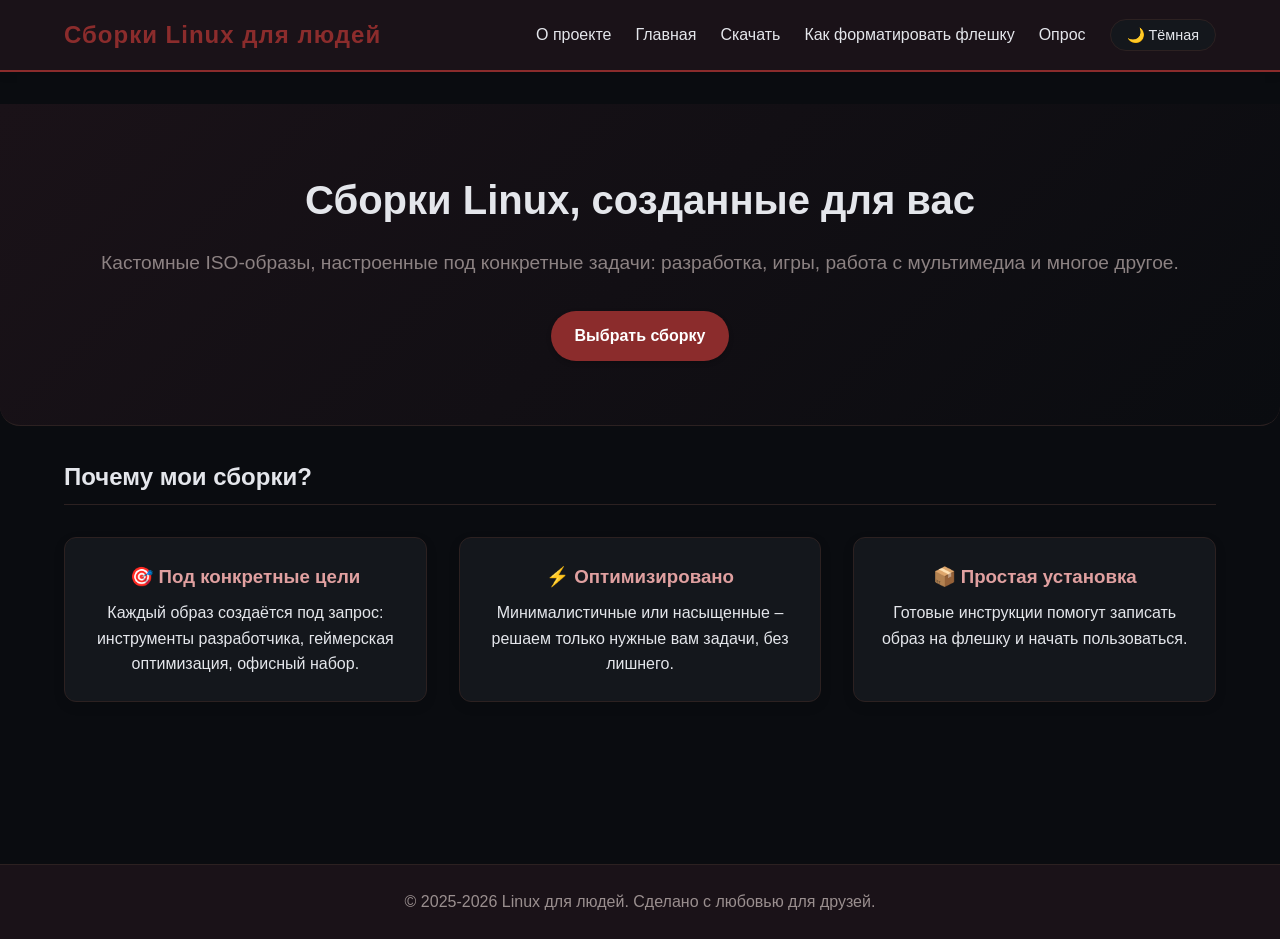
<file: index.html>
<!DOCTYPE html>
<html lang="ru">
<head>
    <link rel="icon" href="unnamed.png" type="image/x-icon">
    <meta charset="UTF-8">
    <meta name="viewport" content="width=device-width, initial-scale=1.0">
    <title>Linux для людей | Главная</title>
    <link rel="stylesheet" href="styles.css">
</head>
<body>
    <header>
        <nav>
            <div class="container nav-container">
                <a href="https://linux-for-people.tilda.ws/" class="logo">Сборки Linux для людей</a>
                <ul class="nav-links">
                    <li><a href="landing.html">О проекте</a></li>
                    <li><a href="index.html">Главная</a></li>
                    <li><a href="download.html">Скачать</a></li>
                    <li><a href="format.html">Как форматировать флешку</a></li>
                    <li><a href="survey.html">Опрос</a></li>
                    <li><button id="theme-switch" class="theme-toggle">🌙 Тёмная</button></li>
                </ul>
            </div>
        </nav>
    </header>

    <main>
        <section class="hero">
            <div class="container">
                <h1>Сборки Linux, созданные для вас</h1>
                <p>Кастомные ISO-образы, настроенные под конкретные задачи: разработка, игры, работа с мультимедиа и многое другое.</p>
                <a href="download.html" class="btn">Выбрать сборку</a>
            </div>
        </section>

        <section class="features">
            <div class="container">
                <h2>Почему мои сборки?</h2>
                <div class="features-grid">
                    <div class="feature-card">
                        <h3>🎯 Под конкретные цели</h3>
                        <p>Каждый образ создаётся под запрос: инструменты разработчика, геймерская оптимизация, офисный набор.</p>
                    </div>
                    <div class="feature-card">
                        <h3>⚡ Оптимизировано</h3>
                        <p>Минималистичные или насыщенные – решаем только нужные вам задачи, без лишнего.</p>
                    </div>
                    <div class="feature-card">
                        <h3>📦 Простая установка</h3>
                        <p>Готовые инструкции помогут записать образ на флешку и начать пользоваться.</p>
                    </div>
                </div>
            </div>
        </section>
    </main>

    <footer>
        <div class="container">
            <p>© 2025-2026 Linux для людей. Сделано с любовью для друзей.</p>
        </div>
    </footer>
    <script src="theme.js"></script>
</body>
</html>
</file>
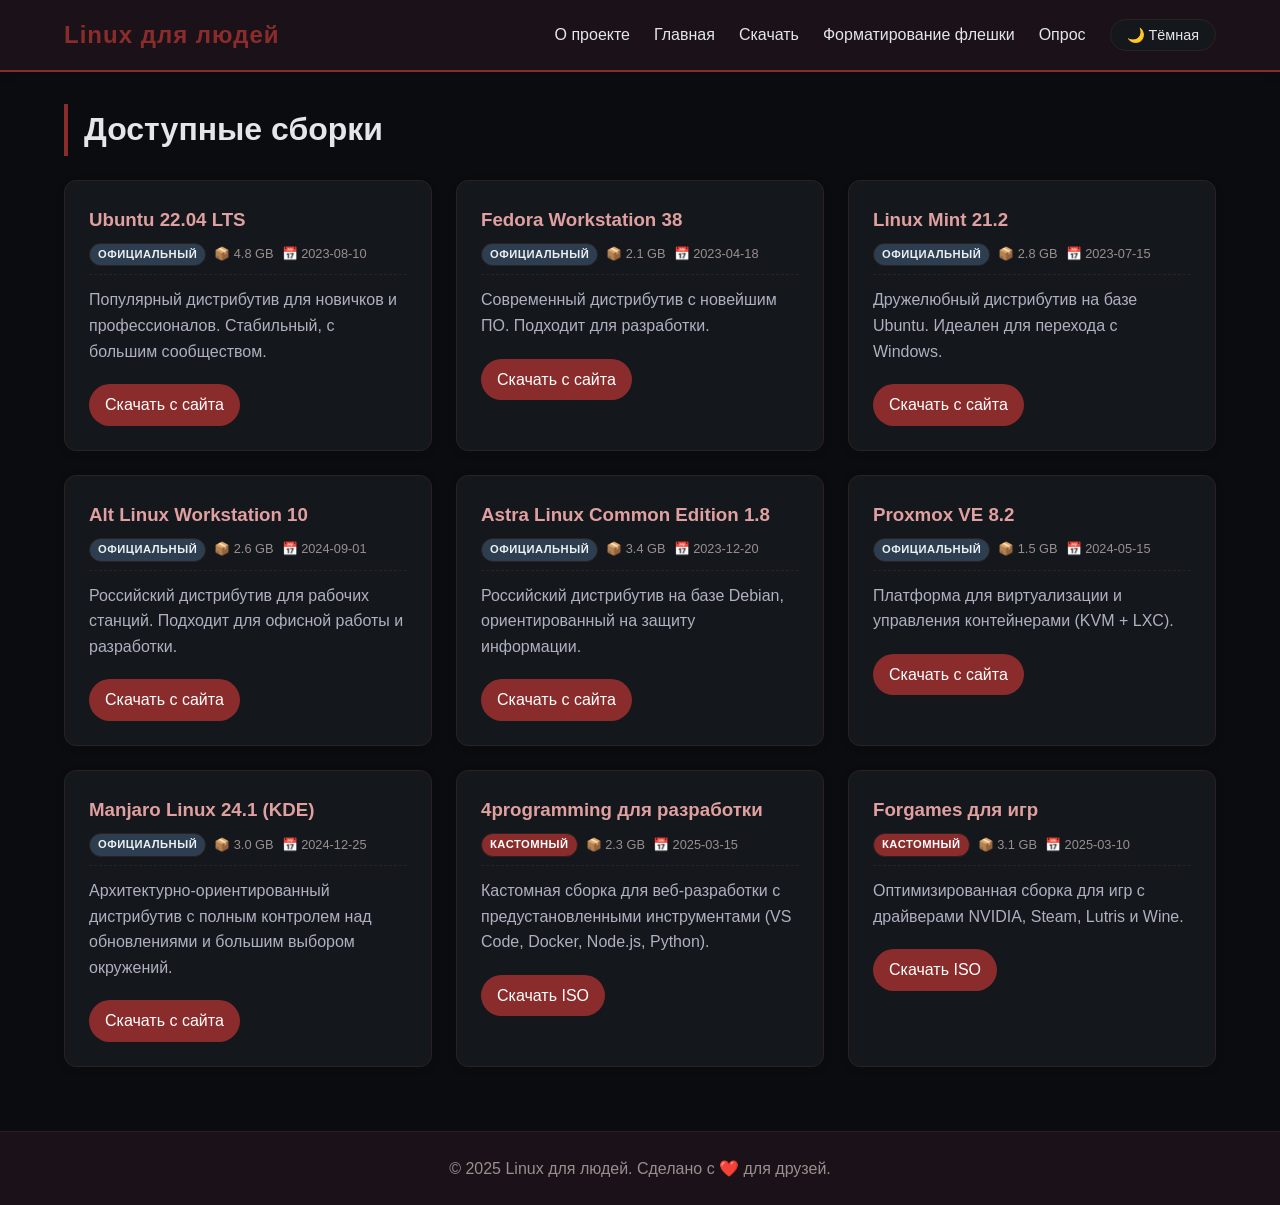
<file: download.html>
<!DOCTYPE html>
<html lang="ru">
<head>
    <link rel="icon" href="unnamed.png" type="image/x-icon">
    <meta charset="UTF-8">
    <meta name="viewport" content="width=device-width, initial-scale=1.0">
    <title>Скачать сборки | Linux для людей</title>
    <link rel="stylesheet" href="styles.css">
</head>
<body>
    <header>
        <nav>
            <div class="container nav-container">
                <a href="index.html" class="logo">Linux для людей</a>
                <ul class="nav-links">
                    <li><a href="landing.html">О проекте</a></li>
                    <li><a href="index.html">Главная</a></li>
                    <li><a href="download.html">Скачать</a></li>
                    <li><a href="format.html">Форматирование флешки</a></li>
                    <li><a href="survey.html">Опрос</a></li>
                    <li><button id="theme-switch" class="theme-toggle">🌙 Тёмная</button></li>
                </ul>
            </div>
        </nav>
    </header>

    <main>
        <div class="container">
            <h1>Доступные сборки</h1>
            <div class="iso-grid">
                <!-- ========== ОФИЦИАЛЬНЫЕ ДИСТРИБУТИВЫ ========== -->
                
                <!-- Карточка Ubuntu -->
                <div class="iso-card">
                    <h3>Ubuntu 22.04 LTS</h3>
                    <div class="meta">
                        <span class="badge official">Официальный</span>
                        <span>📦 4.8 GB</span>
                        <span>📅 2023-08-10</span>
                    </div>
                    <div class="description">Популярный дистрибутив для новичков и профессионалов. Стабильный, с большим сообществом.</div>
                    <!-- ЗАМЕНИТЕ ССЫЛКУ НА АКТУАЛЬНУЮ -->
                    <a href="https://ubuntu.com/download/desktop/thank-you?version=24.04.4&architecture=amd64&lts=true" class="download-link" target="_blank" rel="noopener noreferrer">Скачать с сайта</a>
                </div>
                
                <!-- Карточка Fedora -->
                <div class="iso-card">
                    <h3>Fedora Workstation 38</h3>
                    <div class="meta">
                        <span class="badge official">Официальный</span>
                        <span>📦 2.1 GB</span>
                        <span>📅 2023-04-18</span>
                    </div>
                    <div class="description">Современный дистрибутив с новейшим ПО. Подходит для разработки.</div>
                    <!-- ЗАМЕНИТЕ ССЫЛКУ НА АКТУАЛЬНУЮ -->
                    <a href="https://download.fedoraproject.org/pub/fedora/linux/releases/38/Workstation/x86_64/iso/Fedora-Workstation-Live-x86_64-38-1.6.iso" class="download-link" target="_blank" rel="noopener noreferrer">Скачать с сайта</a>
                </div>
                
                <!-- Карточка Linux Mint -->
                <div class="iso-card">
                    <h3>Linux Mint 21.2</h3>
                    <div class="meta">
                        <span class="badge official">Официальный</span>
                        <span>📦 2.8 GB</span>
                        <span>📅 2023-07-15</span>
                 </div>
                    <div class="description">Дружелюбный дистрибутив на базе Ubuntu. Идеален для перехода с Windows.</div>
                    <!-- ЗАМЕНИТЕ ССЫЛКУ НА АКТУАЛЬНУЮ -->
                    <a href="https://mirrors.kernel.org/linuxmint/stable/21.2/linuxmint-21.2-cinnamon-64bit.iso" class="download-link" target="_blank" rel="noopener noreferrer">Скачать с сайта</a>
</div>             
                    <!-- Карточка Alt Linux (на примере Alt Workstation 10) -->
                <div class="iso-card">
                    <h3>Alt Linux Workstation 10</h3>
                    <div class="meta">
                    <span class="badge official">Официальный</span>
                    <span>📦 2.6 GB</span>
                    <span>📅 2024-09-01</span>
                </div>
            <div class="description">Российский дистрибутив для рабочих станций. Подходит для офисной работы и разработки.</div>
            <a href="https://altlinux.org/alt-workstation/10" class="download-link" target="_blank" rel="noopener noreferrer">Скачать с сайта</a>
            </div>

<!-- Карточка Astra Linux (Common Edition) -->
            <div class="iso-card">
                <h3>Astra Linux Common Edition 1.8</h3>
                <div class="meta">
                    <span class="badge official">Официальный</span>
                    <span>📦 3.4 GB</span>
                    <span>📅 2023-12-20</span>
                </div>
                <div class="description">Российский дистрибутив на базе Debian, ориентированный на защиту информации.</div>
                <a href="https://astralinux.ru/download/" class="download-link" target="_blank" rel="noopener noreferrer">Скачать с сайта</a>
            </div>

<!-- Карточка Proxmox Virtual Environment -->
            <div class="iso-card">
                <h3>Proxmox VE 8.2</h3>
                <div class="meta">
                    <span class="badge official">Официальный</span>
                    <span>📦 1.5 GB</span>
                    <span>📅 2024-05-15</span>
                </div>
                <div class="description">Платформа для виртуализации и управления контейнерами (KVM + LXC).</div>
                <a href="https://www.proxmox.com/downloads" class="download-link" target="_blank" rel="noopener noreferrer">Скачать с сайта</a>
        </div>

<!-- Карточка Manjaro (KDE Plasma) -->
            <div class="iso-card">
                <h3>Manjaro Linux 24.1 (KDE)</h3>
                <div class="meta">
                    <span class="badge official">Официальный</span>
                    <span>📦 3.0 GB</span>
                    <span>📅 2024-12-25</span>
                </div>
                <div class="description">Архитектурно-ориентированный дистрибутив с полным контролем над обновлениями и большим выбором окружений.</div>
                <a href="https://manjaro.org/download/" class="download-link" target="_blank" rel="noopener noreferrer">Скачать с сайта</a>
                </div>
                <!-- ========== КАСТОМНЫЕ СБОРКИ (ВАШИ ISO) ========== -->
                
                <!-- Кастомная сборка для разработки -->
                <div class="iso-card">
                    <h3>4programming для разработки</h3>
                    <div class="meta">
                        <span class="badge custom">Кастомный</span>
                        <span>📦 2.3 GB</span>
                        <span>📅 2025-03-15</span>
                    </div>
                    <div class="description">Кастомная сборка для веб-разработки с предустановленными инструментами (VS Code, Docker, Node.js, Python).</div>
                    <!-- ПОЛОЖИТЕ ФАЙЛ mylinux-dev-1.0.iso В ПАПКУ /iso/ И УКАЖИТЕ ПРАВИЛЬНЫЙ ПУТЬ -->
                    <a href="iso/4programming.iso" class="download-link" download>Скачать ISO</a>
                </div>
                
                <!-- Кастомная сборка для игр -->
                <div class="iso-card">
                    <h3>Forgames для игр</h3>
                    <div class="meta">
                        <span class="badge custom">Кастомный</span>
                        <span>📦 3.1 GB</span>
                        <span>📅 2025-03-10</span>
                    </div>
                    <div class="description">Оптимизированная сборка для игр с драйверами NVIDIA, Steam, Lutris и Wine.</div>
                    <!-- ПОЛОЖИТЕ ФАЙЛ mylinux-gaming-1.0.iso В ПАПКУ /iso/ И УКАЖИТЕ ПРАВИЛЬНЫЙ ПУТЬ -->
                    <a href="iso/4games.iso" class="download-link" download>Скачать ISO</a>
                </div>

                <!-- ========== ДОБАВЛЯЙТЕ НОВЫЕ КАРТОЧКИ ПО ЭТОМУ ШАБЛОНУ ========== -->
                <!-- 
                <div class="iso-card">
                    <h3>Название сборки</h3>
                    <div class="meta">
                        <span class="badge official">Официальный</span>   или   <span class="badge custom">Кастомный</span>
                        <span>📦 Размер</span>
                        <span>📅 Дата</span>
                    </div>
                    <div class="description">Краткое описание.</div>
                    <a href="ссылка_на_ISO_или_путь_к_файлу" class="download-link" ...>Текст кнопки</a>
                </div>
                -->
            </div>
        </div>
    </main>

    <footer>
        <div class="container">
            <p>© 2025 Linux для людей. Сделано с ❤️ для друзей.</p>
        </div>
    </footer>
    <script src="theme.js"></script>
</body>
</html>
</file>
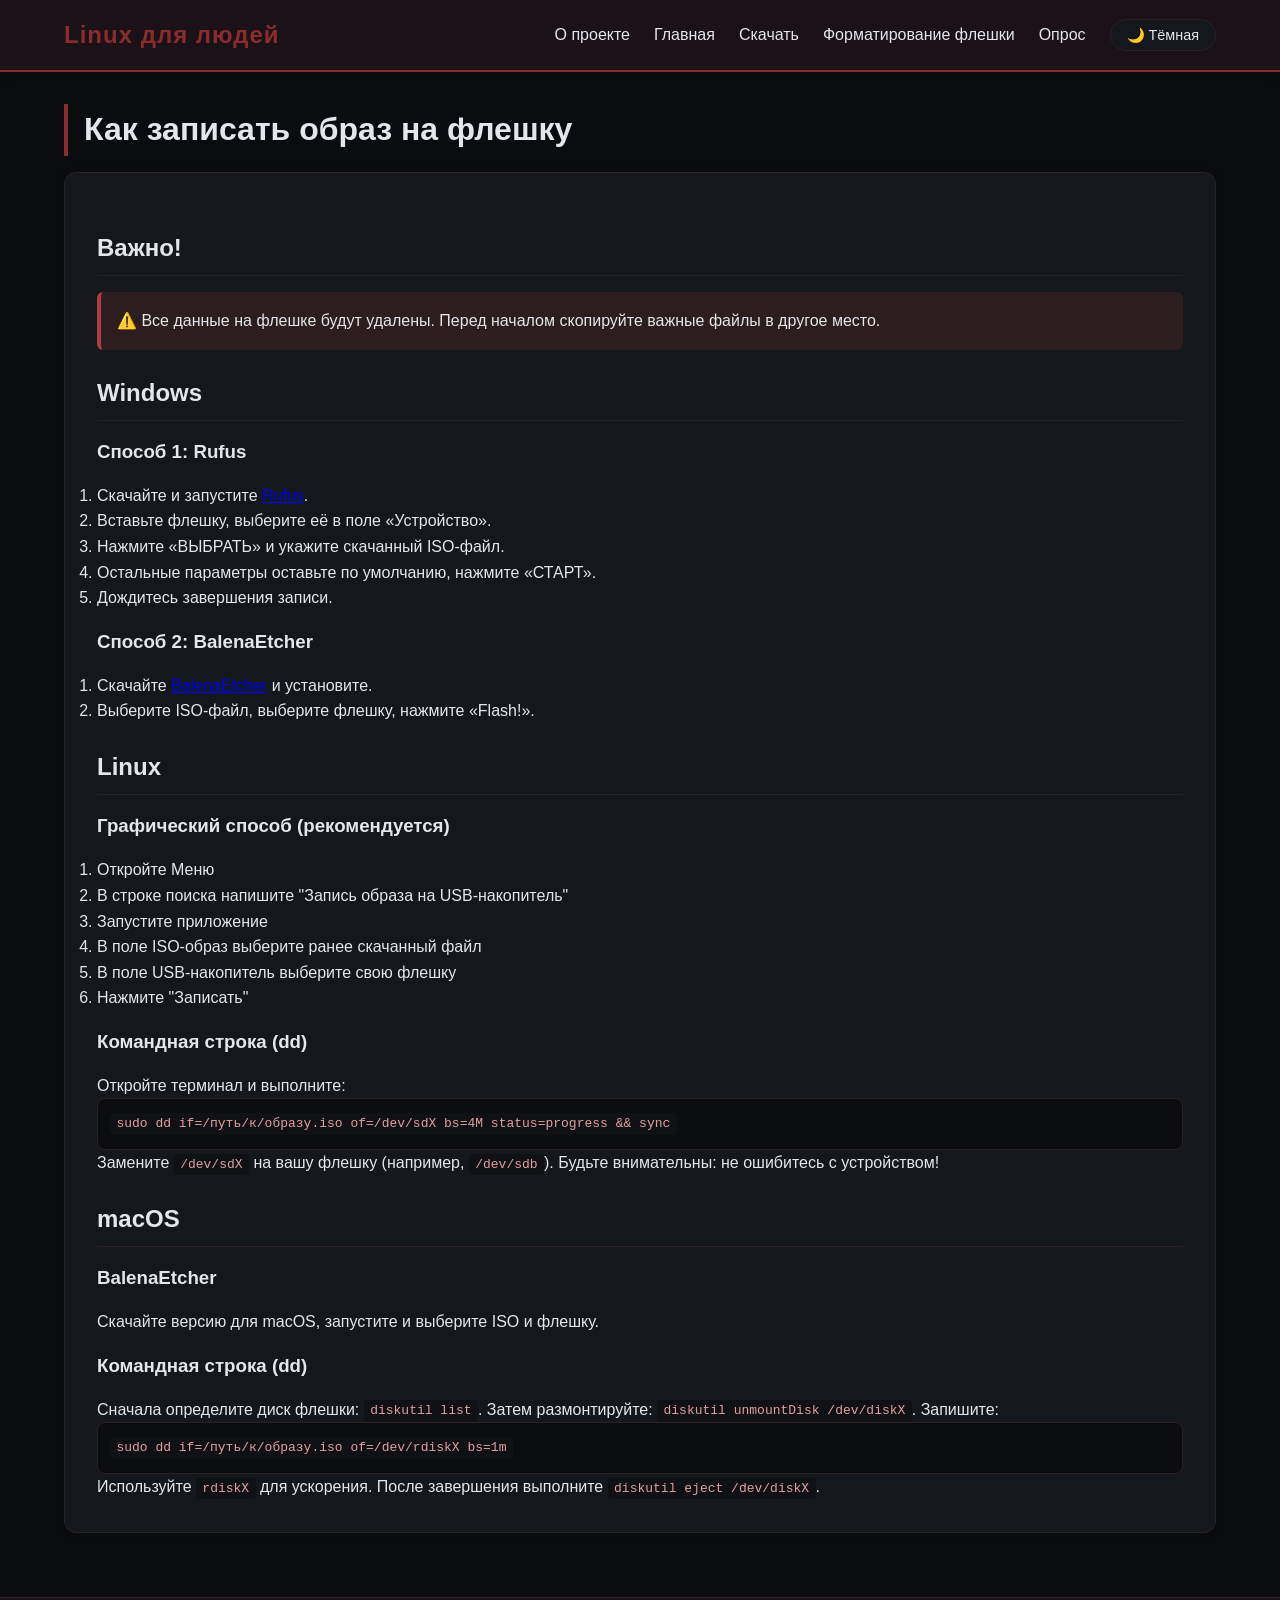
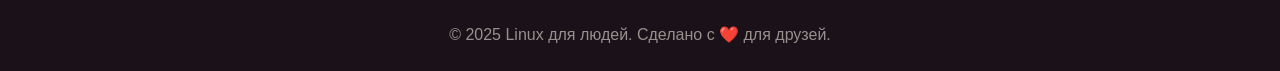
<file: format.html>
<!DOCTYPE html>
<html lang="ru">
<head>
	<link rel="icon" href="funnamed.png" type="image/x-icon">
    <meta charset="UTF-8">
    <meta name="viewport" content="width=device-width, initial-scale=1.0">
    <title>Форматирование флешки | Linux для людей</title>
    <link rel="stylesheet" href="styles.css">
</head>
<body>
    <header>
        <nav>
            <div class="container nav-container">
                <a href="index.html" class="logo">Linux для людей</a>
                <ul class="nav-links">
					<li><a href="landing.html">О проекте</a></li>
                    <li><a href="index.html">Главная</a></li>
                    <li><a href="download.html">Скачать</a></li>
                    <li><a href="format.html">Форматирование флешки</a></li>
					<li><a href="survey.html">Опрос</a></li>
					<li><button id="theme-switch" class="theme-toggle">🌙 Тёмная</button></li>
                </ul>
            </div>
        </nav>
    </header>

    <main>
        <div class="container">
            <h1>Как записать образ на флешку</h1>
            <div class="format-section">
                <h2>Важно!</h2>
                <div class="warning">
                    <p>⚠️ Все данные на флешке будут удалены. Перед началом скопируйте важные файлы в другое место.</p>
                </div>

                <h2>Windows</h2>
                <h3>Способ 1: Rufus</h3>
                <ol>
                    <li>Скачайте и запустите <a href="https://rufus.ie/ru/" target="_blank">Rufus</a>.</li>
                    <li>Вставьте флешку, выберите её в поле «Устройство».</li>
                    <li>Нажмите «ВЫБРАТЬ» и укажите скачанный ISO-файл.</li>
                    <li>Остальные параметры оставьте по умолчанию, нажмите «СТАРТ».</li>
                    <li>Дождитесь завершения записи.</li>
                </ol>

                <h3>Способ 2: BalenaEtcher</h3>
                <ol>
                    <li>Скачайте <a href="https://www.balena.io/etcher/" target="_blank">BalenaEtcher</a> и установите.</li>
                    <li>Выберите ISO-файл, выберите флешку, нажмите «Flash!».</li>
                </ol>

                <h2>Linux</h2>
                <h3>Графический способ (рекомендуется)</h3>
                <ol>
                    <li>Откройте Меню</li>
                    <li>В строке поиска напишите "Запись образа на USB-накопитель"</li>
                    <li>Запустите приложение</li>
                    <li>В поле ISO-образ выберите ранее скачанный файл</li>
                    <li>В поле USB-накопитель выберите свою флешку</li>
		    <li>Нажмите "Записать"</li>
                </ol>

                <h3>Командная строка (dd)</h3>
                <p>Откройте терминал и выполните:</p>
                <pre><code>sudo dd if=/путь/к/образу.iso of=/dev/sdX bs=4M status=progress && sync</code></pre>
                <p>Замените <code>/dev/sdX</code> на вашу флешку (например, <code>/dev/sdb</code>). Будьте внимательны: не ошибитесь с устройством!</p>

                <h2>macOS</h2>
                <h3>BalenaEtcher</h3>
                <p>Скачайте версию для macOS, запустите и выберите ISO и флешку.</p>

                <h3>Командная строка (dd)</h3>
                <p>Сначала определите диск флешки: <code>diskutil list</code>. Затем размонтируйте: <code>diskutil unmountDisk /dev/diskX</code>. Запишите:</p>
                <pre><code>sudo dd if=/путь/к/образу.iso of=/dev/rdiskX bs=1m</code></pre>
                <p>Используйте <code>rdiskX</code> для ускорения. После завершения выполните <code>diskutil eject /dev/diskX</code>.</p>
            </div>
        </div>
    </main>

    <footer>
        <div class="container">
            <p>© 2025 Linux для людей. Сделано с ❤️ для друзей.</p>
        </div>
    </footer>
	<script src="theme.js"></script>
</body>
</html>
</file>
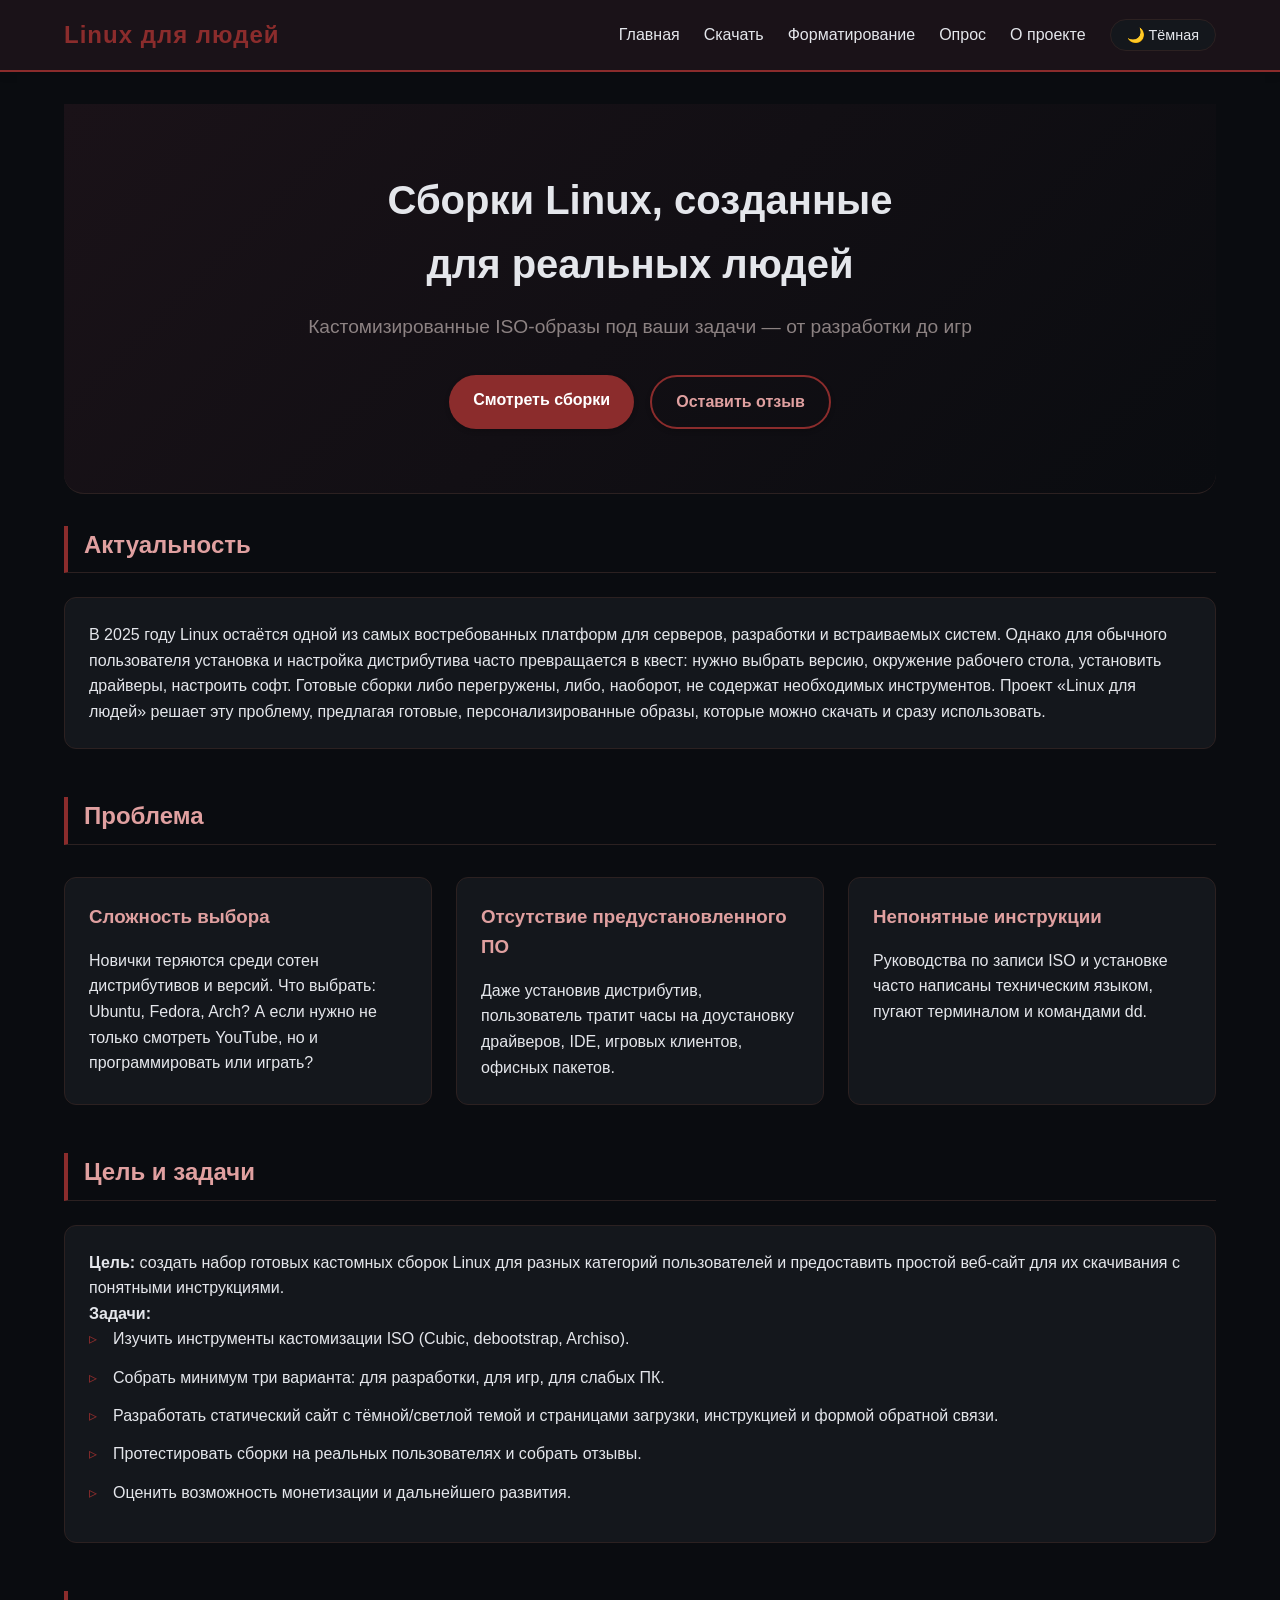
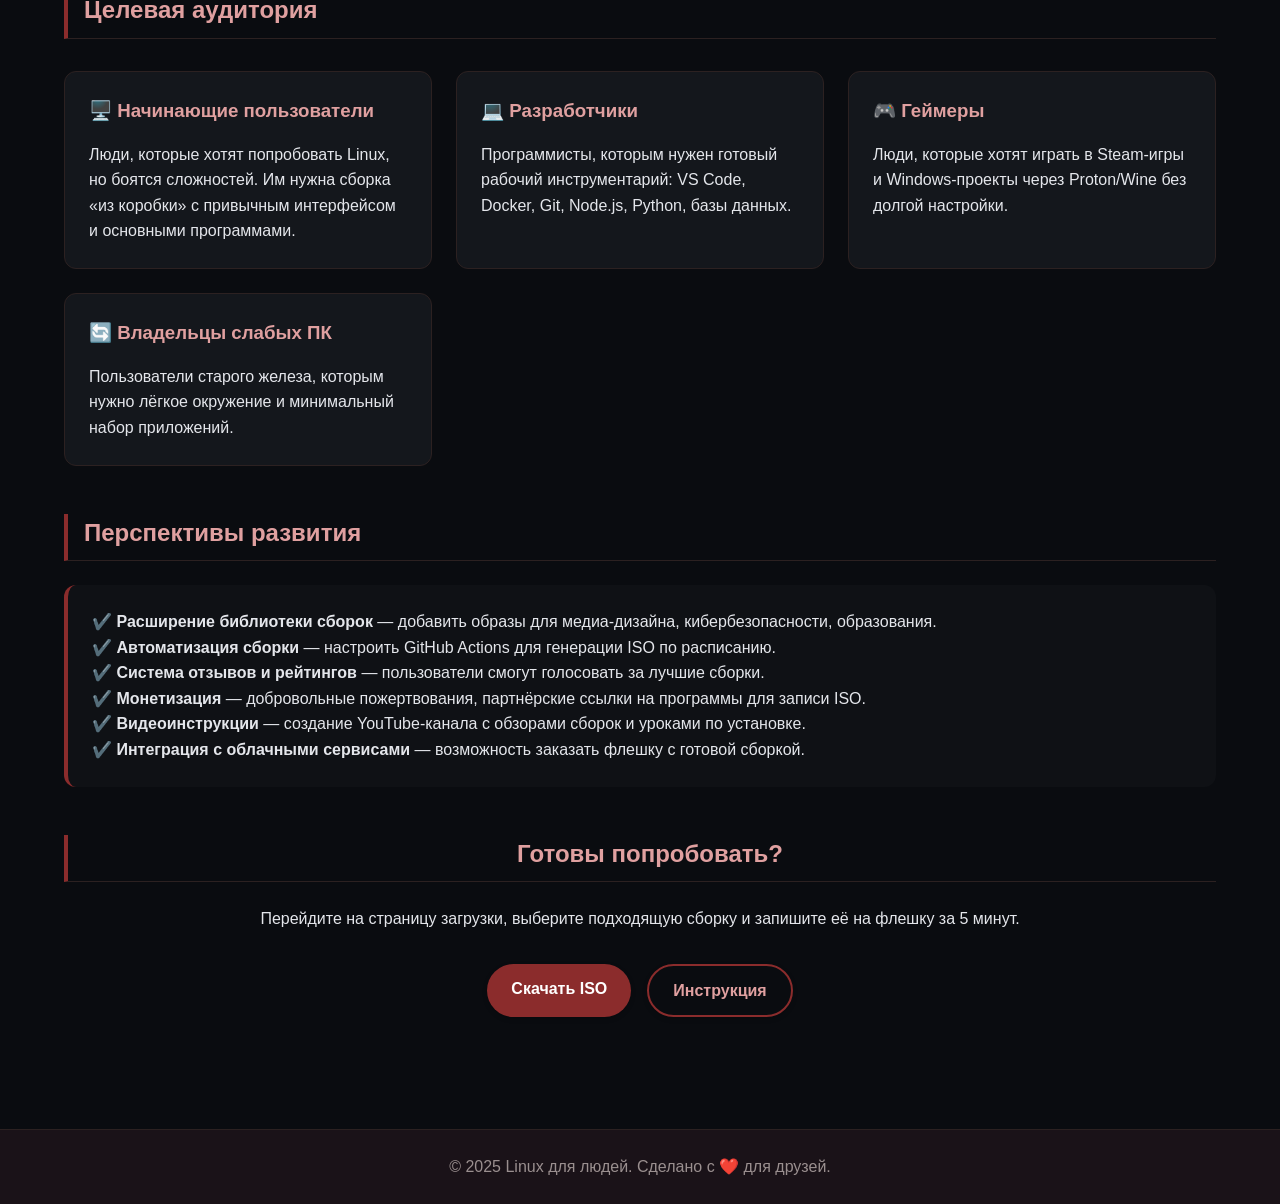
<file: landing.html>
<!DOCTYPE html>
<html lang="ru">
<head>
    <meta charset="UTF-8">
    <meta name="viewport" content="width=device-width, initial-scale=1.0">
    <title>Linux для людей | Проект</title>
    <link rel="stylesheet" href="styles.css">
    <style>
        /* Дополнительные стили для лендинга */
        .landing-section {
            margin-bottom: 3rem;
        }
        .landing-section h2 {
            color: var(--accent-light);
            margin-bottom: 1.5rem;
            border-left: 4px solid var(--accent);
            padding-left: 1rem;
        }
        .cards-grid {
            display: grid;
            grid-template-columns: repeat(auto-fit, minmax(280px, 1fr));
            gap: 1.5rem;
            margin: 2rem 0;
        }
        .card {
            background: var(--bg-card);
            border: 1px solid var(--border-color);
            border-radius: 12px;
            padding: 1.5rem;
            transition: transform 0.2s, box-shadow 0.2s;
        }
        .card:hover {
            transform: translateY(-4px);
            box-shadow: 0 8px 20px rgba(0,0,0,0.2);
            border-color: var(--accent);
        }
        .card h3 {
            margin-top: 0;
            color: var(--accent-light);
        }
        .target-list {
            list-style: none;
            padding: 0;
        }
        .target-list li {
            margin-bottom: 0.8rem;
            padding-left: 1.5rem;
            position: relative;
        }
        .target-list li::before {
            content: "▹";
            position: absolute;
            left: 0;
            color: var(--accent);
        }
        .cta-buttons {
            display: flex;
            gap: 1rem;
            justify-content: center;
            margin-top: 2rem;
            flex-wrap: wrap;
        }
        .btn-outline {
            background: transparent;
            border: 2px solid var(--accent);
            color: var(--accent-light);
        }
        .btn-outline:hover {
            background: var(--accent);
            color: white;
            border-color: var(--accent);
        }
        .perspective-text {
            background: var(--bg-alt);
            padding: 1.5rem;
            border-radius: 12px;
            border-left: 4px solid var(--accent);
            margin: 1.5rem 0;
        }
    </style>
</head>
<body>
    <header>
        <nav>
            <div class="container nav-container">
                <a href="index.html" class="logo">Linux для людей</a>
                <ul class="nav-links">
                    <li><a href="index.html">Главная</a></li>
                    <li><a href="download.html">Скачать</a></li>
                    <li><a href="format.html">Форматирование</a></li>
                    <li><a href="survey.html">Опрос</a></li>
                    <li><a href="landing.html" class="active">О проекте</a></li>
                    <li><button id="theme-switch" class="theme-toggle">🌙 Тёмная</button></li>
                </ul>
            </div>
        </nav>
    </header>

    <main>
        <div class="container">
            <!-- Hero для лендинга -->
            <section class="hero" style="background: linear-gradient(135deg, var(--bg-header), var(--bg-body));">
                <h1>Сборки Linux, созданные <br> для реальных людей</h1>
                <p>Кастомизированные ISO-образы под ваши задачи — от разработки до игр</p>
                <div class="cta-buttons">
                    <a href="download.html" class="btn">Смотреть сборки</a>
                    <a href="survey.html" class="btn btn-outline">Оставить отзыв</a>
                </div>
            </section>

            <!-- Актуальность -->
            <section class="landing-section">
                <h2>Актуальность</h2>
                <div class="card">
                    <p>В 2025 году Linux остаётся одной из самых востребованных платформ для серверов, разработки и встраиваемых систем. Однако для обычного пользователя установка и настройка дистрибутива часто превращается в квест: нужно выбрать версию, окружение рабочего стола, установить драйверы, настроить софт. Готовые сборки либо перегружены, либо, наоборот, не содержат необходимых инструментов. Проект «Linux для людей» решает эту проблему, предлагая готовые, персонализированные образы, которые можно скачать и сразу использовать.</p>
                </div>
            </section>

            <!-- Проблема -->
            <section class="landing-section">
                <h2>Проблема</h2>
                <div class="cards-grid">
                    <div class="card">
                        <h3>Сложность выбора</h3>
                        <p>Новички теряются среди сотен дистрибутивов и версий. Что выбрать: Ubuntu, Fedora, Arch? А если нужно не только смотреть YouTube, но и программировать или играть?</p>
                    </div>
                    <div class="card">
                        <h3>Отсутствие предустановленного ПО</h3>
                        <p>Даже установив дистрибутив, пользователь тратит часы на доустановку драйверов, IDE, игровых клиентов, офисных пакетов.</p>
                    </div>
                    <div class="card">
                        <h3>Непонятные инструкции</h3>
                        <p>Руководства по записи ISO и установке часто написаны техническим языком, пугают терминалом и командами dd.</p>
                    </div>
                </div>
            </section>

            <!-- Цель и задачи -->
            <section class="landing-section">
                <h2>Цель и задачи</h2>
                <div class="card">
                    <p><strong>Цель:</strong> создать набор готовых кастомных сборок Linux для разных категорий пользователей и предоставить простой веб-сайт для их скачивания с понятными инструкциями.</p>
                    <p><strong>Задачи:</strong></p>
                    <ul class="target-list">
                        <li>Изучить инструменты кастомизации ISO (Cubic, debootstrap, Archiso).</li>
                        <li>Собрать минимум три варианта: для разработки, для игр, для слабых ПК.</li>
                        <li>Разработать статический сайт с тёмной/светлой темой и страницами загрузки, инструкцией и формой обратной связи.</li>
                        <li>Протестировать сборки на реальных пользователях и собрать отзывы.</li>
                        <li>Оценить возможность монетизации и дальнейшего развития.</li>
                    </ul>
                </div>
            </section>

            <!-- Целевая аудитория -->
            <section class="landing-section">
                <h2>Целевая аудитория</h2>
                <div class="cards-grid">
                    <div class="card">
                        <h3>🖥️ Начинающие пользователи</h3>
                        <p>Люди, которые хотят попробовать Linux, но боятся сложностей. Им нужна сборка «из коробки» с привычным интерфейсом и основными программами.</p>
                    </div>
                    <div class="card">
                        <h3>💻 Разработчики</h3>
                        <p>Программисты, которым нужен готовый рабочий инструментарий: VS Code, Docker, Git, Node.js, Python, базы данных.</p>
                    </div>
                    <div class="card">
                        <h3>🎮 Геймеры</h3>
                        <p>Люди, которые хотят играть в Steam-игры и Windows-проекты через Proton/Wine без долгой настройки.</p>
                    </div>
                    <div class="card">
                        <h3>🔄 Владельцы слабых ПК</h3>
                        <p>Пользователи старого железа, которым нужно лёгкое окружение и минимальный набор приложений.</p>
                    </div>
                </div>
            </section>

            <!-- Перспективы развития -->
            <section class="landing-section">
                <h2>Перспективы развития</h2>
                <div class="perspective-text">
                    <p>✔️ <strong>Расширение библиотеки сборок</strong> — добавить образы для медиа-дизайна, кибербезопасности, образования.</p>
                    <p>✔️ <strong>Автоматизация сборки</strong> — настроить GitHub Actions для генерации ISO по расписанию.</p>
                    <p>✔️ <strong>Система отзывов и рейтингов</strong> — пользователи смогут голосовать за лучшие сборки.</p>
                    <p>✔️ <strong>Монетизация</strong> — добровольные пожертвования, партнёрские ссылки на программы для записи ISO.</p>
                    <p>✔️ <strong>Видеоинструкции</strong> — создание YouTube-канала с обзорами сборок и уроками по установке.</p>
                    <p>✔️ <strong>Интеграция с облачными сервисами</strong> — возможность заказать флешку с готовой сборкой.</p>
                </div>
            </section>

            <!-- Призыв к действию -->
            <section class="landing-section" style="text-align: center;">
                <h2>Готовы попробовать?</h2>
                <p>Перейдите на страницу загрузки, выберите подходящую сборку и запишите её на флешку за 5 минут.</p>
                <div class="cta-buttons">
                    <a href="download.html" class="btn">Скачать ISO</a>
                    <a href="format.html" class="btn btn-outline">Инструкция</a>
                </div>
            </section>
        </div>
    </main>

    <footer>
        <div class="container">
            <p>© 2025 Linux для людей. Сделано с ❤️ для друзей.</p>
        </div>
    </footer>

    <script src="theme.js"></script>
    <script>
        // Дополнительно обеспечим, чтобы кнопка темы работала
        // (theme.js уже обрабатывает, но на всякий случай)
        (function() {
            const themeSwitch = document.getElementById('theme-switch');
            if (themeSwitch && !window.themeInitialized) {
                window.themeInitialized = true;
                // theme.js сам всё сделает, если подключён
            }
        })();
    </script>
</body>
</html>
</file>
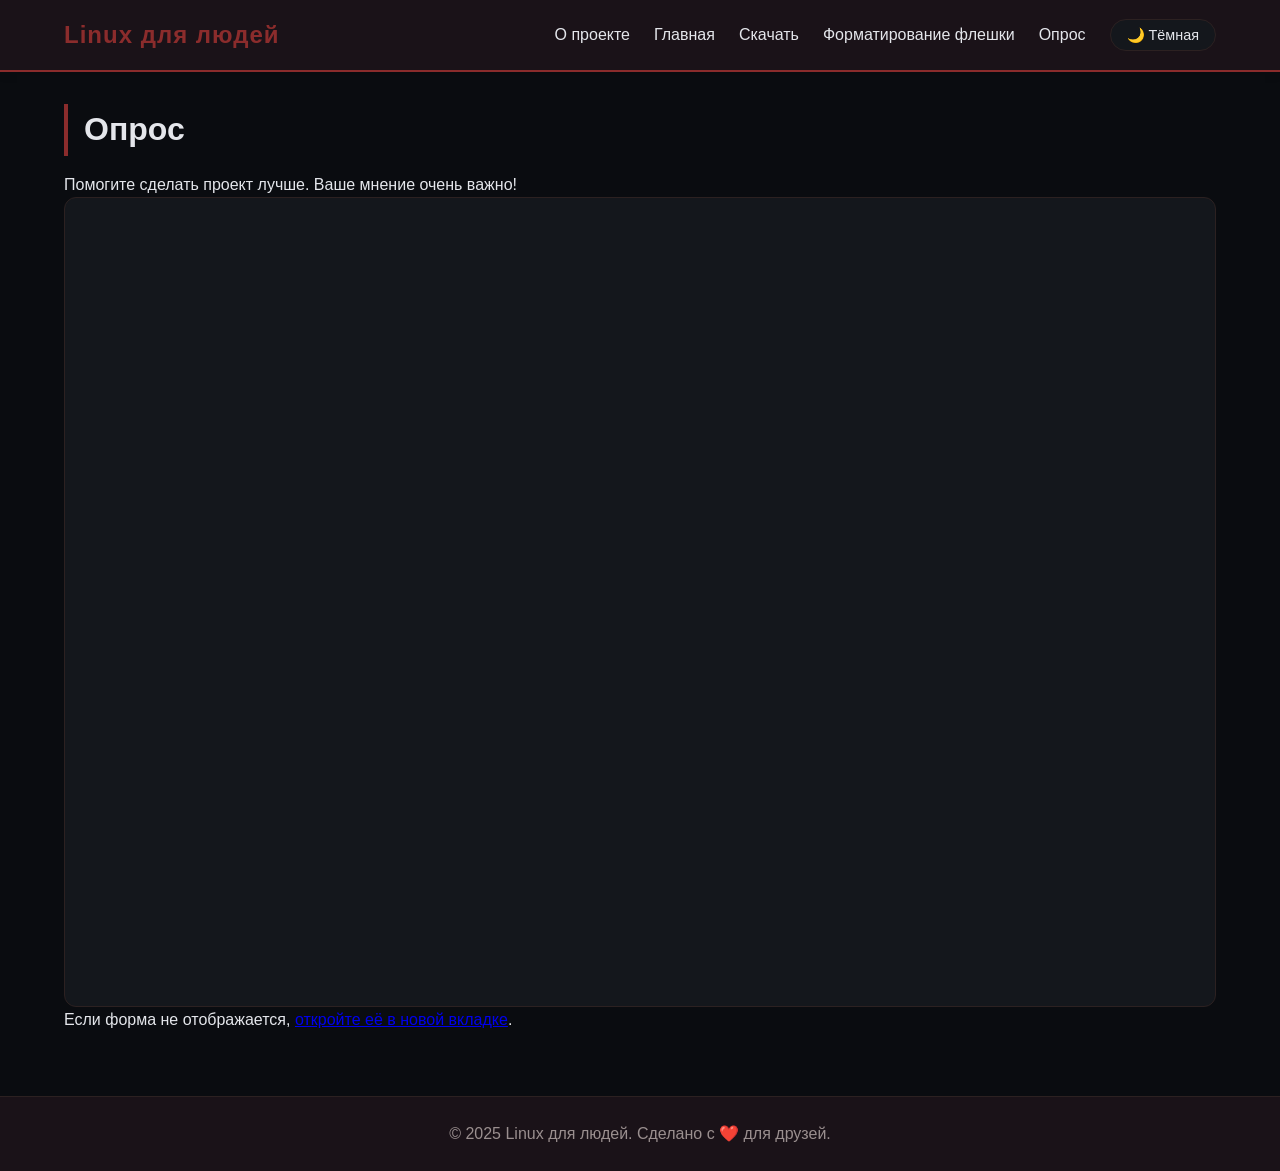
<file: survey.html>
<!DOCTYPE html>
<html lang="ru">
<head>
    <link rel="icon" href="unnamed.png" type="image/x-icon">
    <meta charset="UTF-8">
    <meta name="viewport" content="width=device-width, initial-scale=1.0">
    <title>Опрос | Linux для людей</title>
    <link rel="stylesheet" href="styles.css">
    <style>
        /* Дополнительные стили для iframe */
        .google-form-container {
            position: relative;
            width: 100%;
            overflow: hidden;
            border-radius: 12px;
            border: 1px solid var(--border-color);
            background: var(--bg-card);
        }
        .google-form-container iframe {
            width: 100%;
            height: 800px;
            border: none;
            background: transparent;
        }
        @media (max-width: 768px) {
            .google-form-container iframe {
                height: 1000px;
            }
        }
    </style>
</head>
<body>
    <header>
        <nav>
            <div class="container nav-container">
                <a href="index.html" class="logo">Linux для людей</a>
                <ul class="nav-links">
                    <li><a href="landing.html">О проекте</a></li>
                    <li><a href="index.html">Главная</a></li>
                    <li><a href="download.html">Скачать</a></li>
                    <li><a href="format.html">Форматирование флешки</a></li>
                    <li><a href="survey.html">Опрос</a></li>
                    <li><button id="theme-switch" class="theme-toggle">🌙 Тёмная</button></li>
                </ul>
            </div>
        </nav>
    </header>

    <main>
        <div class="container">
            <h1>Опрос</h1>
            <p class="survey-intro">Помогите сделать проект лучше. Ваше мнение очень важно!</p>

            <!-- Контейнер для Google Form -->
            <div class="google-form-container">
                <!-- ЗАМЕНИТЕ src="..." НА ВАШ КОД ВСТАВКИ ИЗ GOOGLE FORMS -->
                <iframe src="https://docs.google.com/forms/d/e/1FAIpQLSc9a4R1YKE_hSMKbp6GXvsR7aXxLuH-NdIuxYdAwC3R0FlUTw/viewform?usp=publish-editor" frameborder="0" marginheight="0" marginwidth="0">Загрузка…</iframe>
            </div>

            <!-- Альтернативная ссылка (если iframe не грузится) -->
            <div class="export-section">
                <p>Если форма не отображается, <a href="https://docs.google.com/forms/d/e/1FAIpQLSc9a4R1YKE_hSMKbp6GXvsR7aXxLuH-NdIuxYdAwC3R0FlUTw/viewform?usp=publish-editor" target="_blank" rel="noopener noreferrer">откройте её в новой вкладке</a>.</p>
            </div>
        </div>
    </main>

    <footer>
        <div class="container">
            <p>© 2025 Linux для людей. Сделано с ❤️ для друзей.</p>
        </div>
    </footer>

    <script src="theme.js"></script>
</body>
</html>
</file>
<file: styles.css>
/* Базовые переменные */
:root {
    /* Тёмная тема (по умолчанию) */
    --bg-body: #0a0c10;
    --bg-card: #14171c;
    --bg-header: #1a1218;
    --bg-alt: #0f1115;
    --text-primary: #e4e6eb;
    --text-secondary: #9a8f8f;
    --text-muted: #b0b0c0;
    --border-color: #2c2121;
    --accent: #8b2c2c;
    --accent-hover: #a13e3e;
    --accent-light: #e0a0a0;
    --warning-bg: #2c1e1e;
    --warning-border: #b33b3b;
    --code-bg: #0a0c10;
    --badge-official-bg: #2c3e50;
    --badge-official-text: #ecf0f1;
    --badge-custom-bg: #8b2c2c;
    --badge-custom-text: #ffffff;
}

.light-theme {
    /* Светлая тема */
    --bg-body: #f5f7fa;
    --bg-card: #ffffff;
    --bg-header: #f0f0f0;
    --bg-alt: #f8f9fa;
    --text-primary: #1a1a2e;
    --text-secondary: #4a4a5a;
    --text-muted: #6c6c7a;
    --border-color: #d1d1e0;
    --accent: #c0392b;
    --accent-hover: #e74c3c;
    --accent-light: #e0a0a0;
    --warning-bg: #fdecea;
    --warning-border: #e74c3c;
    --code-bg: #f0f2f5;
    --badge-official-bg: #3498db;
    --badge-official-text: #ffffff;
    --badge-custom-bg: #c0392b;
    --badge-custom-text: #ffffff;
}

* {
    margin: 0;
    padding: 0;
    box-sizing: border-box;
}

body {
    font-family: -apple-system, BlinkMacSystemFont, 'Segoe UI', Roboto, 'Helvetica Neue', sans-serif;
    line-height: 1.6;
    background-color: var(--bg-body);
    color: var(--text-primary);
    transition: background-color 0.3s, color 0.3s;
}

.container {
    width: 90%;
    max-width: 1200px;
    margin: 0 auto;
}

/* Header & navigation */
header {
    background-color: var(--bg-header);
    border-bottom: 2px solid var(--accent);
    padding: 1rem 0;
    box-shadow: 0 2px 10px rgba(0,0,0,0.1);
    transition: background-color 0.3s;
}

.nav-container {
    display: flex;
    justify-content: space-between;
    align-items: center;
    flex-wrap: wrap;
    gap: 1rem;
}

.logo {
    font-size: 1.5rem;
    font-weight: bold;
    color: var(--accent);
    text-decoration: none;
    letter-spacing: 1px;
    transition: color 0.3s;
}

.logo:hover {
    color: var(--accent-hover);
}

.nav-links {
    list-style: none;
    display: flex;
    gap: 1.5rem;
    align-items: center;
}

.nav-links a {
    color: var(--text-primary);
    text-decoration: none;
    transition: color 0.3s;
    font-weight: 500;
}

.nav-links a:hover {
    color: var(--accent-light);
}

/* Theme toggle button */
.theme-toggle {
    background: var(--bg-card);
    border: 1px solid var(--border-color);
    border-radius: 30px;
    padding: 0.4rem 1rem;
    cursor: pointer;
    font-size: 0.9rem;
    font-weight: 500;
    color: var(--text-primary);
    transition: all 0.2s;
    display: inline-flex;
    align-items: center;
    gap: 0.5rem;
}

.theme-toggle:hover {
    background: var(--accent);
    color: white;
    border-color: var(--accent);
}

/* Main content */
main {
    min-height: calc(100vh - 140px);
    padding: 2rem 0;
}

h1, h2, h3 {
    margin-bottom: 1rem;
    font-weight: 600;
}

h1 {
    font-size: 2rem;
    color: var(--text-primary);
    border-left: 4px solid var(--accent);
    padding-left: 1rem;
}

h2 {
    color: var(--text-primary);
    border-bottom: 1px solid var(--border-color);
    padding-bottom: 0.5rem;
}

h3 {
    color: var(--text-primary);
}

/* Hero section */
.hero {
    background: linear-gradient(135deg, var(--bg-header), var(--bg-body));
    color: var(--text-primary);
    padding: 4rem 0;
    text-align: center;
    margin-bottom: 2rem;
    border-radius: 0 0 20px 20px;
    border-bottom: 1px solid var(--border-color);
}

.hero h1 {
    font-size: 2.5rem;
    margin-bottom: 1rem;
    border-left: none;
    padding-left: 0;
}

.hero p {
    font-size: 1.2rem;
    margin-bottom: 2rem;
    opacity: 0.9;
    color: var(--text-secondary);
}

.btn {
    display: inline-block;
    background-color: var(--accent);
    color: white;
    padding: 0.75rem 1.5rem;
    text-decoration: none;
    border-radius: 30px;
    transition: background-color 0.3s, transform 0.1s;
    font-weight: bold;
    box-shadow: 0 2px 5px rgba(0,0,0,0.2);
}

.btn:hover {
    background-color: var(--accent-hover);
    transform: translateY(-2px);
}

/* Features grid */
.features-grid {
    display: grid;
    grid-template-columns: repeat(auto-fit, minmax(250px, 1fr));
    gap: 2rem;
    margin-top: 2rem;
}

.feature-card {
    background: var(--bg-card);
    padding: 1.5rem;
    border-radius: 12px;
    box-shadow: 0 4px 12px rgba(0,0,0,0.1);
    text-align: center;
    border: 1px solid var(--border-color);
    transition: transform 0.2s, border-color 0.2s;
}

.feature-card:hover {
    transform: translateY(-5px);
    border-color: var(--accent);
}

.feature-card h3 {
    margin-bottom: 0.5rem;
    color: var(--accent-light);
}

/* ISO grid */
.iso-grid {
    display: grid;
    grid-template-columns: repeat(auto-fill, minmax(300px, 1fr));
    gap: 1.5rem;
    margin-top: 1.5rem;
}

.iso-card {
    background: var(--bg-card);
    border-radius: 12px;
    padding: 1.5rem;
    box-shadow: 0 2px 8px rgba(0,0,0,0.1);
    transition: transform 0.2s, box-shadow 0.2s, border-color 0.2s;
    border: 1px solid var(--border-color);
}

.iso-card:hover {
    transform: translateY(-3px);
    box-shadow: 0 6px 14px rgba(0,0,0,0.15);
    border-color: var(--accent);
}

.iso-card h3 {
    color: var(--accent-light);
    margin-bottom: 0.5rem;
}

.iso-card .meta {
    display: flex;
    flex-wrap: wrap;
    align-items: center;
    gap: 0.5rem;
    font-size: 0.8rem;
    color: var(--text-secondary);
    margin-bottom: 0.75rem;
    border-bottom: 1px dashed var(--border-color);
    padding-bottom: 0.5rem;
}

.iso-card .description {
    margin: 0.75rem 0;
    color: var(--text-muted);
}

.iso-card .download-link {
    display: inline-block;
    background-color: var(--accent);
    color: white;
    padding: 0.5rem 1rem;
    text-decoration: none;
    border-radius: 30px;
    margin-top: 0.5rem;
    transition: background-color 0.3s;
    font-weight: 500;
}

.iso-card .download-link:hover {
    background-color: var(--accent-hover);
}

/* Badges */
.badge {
    display: inline-block;
    padding: 2px 8px;
    border-radius: 20px;
    font-size: 0.7rem;
    font-weight: 600;
    text-transform: uppercase;
    letter-spacing: 0.5px;
}

.badge.official {
    background: var(--badge-official-bg);
    color: var(--badge-official-text);
    border: 1px solid var(--border-color);
}

.badge.custom {
    background: var(--badge-custom-bg);
    color: var(--badge-custom-text);
    border: 1px solid var(--border-color);
}

/* Format page */
.format-section {
    background: var(--bg-card);
    padding: 2rem;
    border-radius: 12px;
    box-shadow: 0 2px 12px rgba(0,0,0,0.1);
    border: 1px solid var(--border-color);
}

.format-section h2 {
    margin-top: 1.5rem;
}

.format-section h3 {
    margin-top: 1rem;
}

.warning {
    background: var(--warning-bg);
    border-left: 4px solid var(--warning-border);
    padding: 1rem;
    border-radius: 6px;
    margin: 1rem 0;
    font-weight: normal;
    color: var(--text-primary);
}

pre {
    background-color: var(--code-bg);
    color: var(--text-primary);
    padding: 0.75rem;
    border-radius: 8px;
    overflow-x: auto;
    font-family: 'Fira Code', monospace;
    border: 1px solid var(--border-color);
}

code {
    font-family: monospace;
    background: var(--bg-alt);
    padding: 0.2rem 0.4rem;
    border-radius: 4px;
    color: var(--accent-light);
}

/* Tabs */
.tabs {
    display: flex;
    gap: 0.5rem;
    margin: 1.5rem 0 2rem 0;
    border-bottom: 1px solid var(--border-color);
    padding-bottom: 0.5rem;
}

.tab-btn {
    background: none;
    border: none;
    color: var(--text-secondary);
    padding: 0.5rem 1rem;
    font-size: 1rem;
    cursor: pointer;
    transition: color 0.2s;
    font-weight: 500;
}

.tab-btn:hover {
    color: var(--accent-light);
}

.tab-btn.active {
    color: var(--text-primary);
    border-bottom: 2px solid var(--accent);
    margin-bottom: -1px;
}

.tab-content {
    display: none;
}

.tab-content.active {
    display: block;
}

/* Steps */
.steps {
    display: flex;
    flex-direction: column;
    gap: 1.2rem;
    margin-bottom: 2rem;
}

.step {
    display: flex;
    gap: 1rem;
    align-items: flex-start;
    background: var(--bg-alt);
    padding: 1rem;
    border-radius: 8px;
    border: 1px solid var(--border-color);
}

.step-num {
    background: var(--border-color);
    color: var(--accent-light);
    width: 32px;
    height: 32px;
    border-radius: 20px;
    display: inline-flex;
    align-items: center;
    justify-content: center;
    font-weight: bold;
    font-size: 0.9rem;
    flex-shrink: 0;
}

.step-desc {
    flex: 1;
}

.step-desc strong {
    color: var(--text-primary);
    display: block;
    margin-bottom: 0.25rem;
}

.step-desc p {
    margin: 0.2rem 0;
    font-size: 0.9rem;
    color: var(--text-muted);
}

.step-desc pre {
    margin: 0.5rem 0;
}

.alternative {
    background: var(--bg-alt);
    padding: 0.8rem 1rem;
    border-radius: 8px;
    border-left: 3px solid var(--accent);
    font-size: 0.9rem;
}

.alternative a {
    color: var(--accent-light);
    text-decoration: none;
}

.alternative a:hover {
    text-decoration: underline;
}

/* Footer */
footer {
    background-color: var(--bg-header);
    color: var(--text-secondary);
    text-align: center;
    padding: 1.5rem 0;
    margin-top: 2rem;
    border-top: 1px solid var(--border-color);
    transition: background-color 0.3s;
}

/* Responsive */
@media (max-width: 768px) {
    .nav-container {
        flex-direction: column;
        text-align: center;
    }
    
    .hero h1 {
        font-size: 1.8rem;
    }
    
    .hero p {
        font-size: 1rem;
    }
    
    .iso-grid {
        grid-template-columns: 1fr;
    }
    
    .step {
        flex-direction: column;
    }
    
    .step-num {
        align-self: flex-start;
    }
}
    border-bottom: 1px dashed #2c2121;
    padding-bottom: 0.5rem;
}
/* Survey page */
.survey-intro {
    margin-bottom: 2rem;
    font-size: 1.1rem;
    color: var(--text-secondary);
}

.survey-form {
    background: var(--bg-card);
    padding: 2rem;
    border-radius: 12px;
    border: 1px solid var(--border-color);
}

.form-group {
    margin-bottom: 1.8rem;
}

.form-group label {
    display: block;
    font-weight: 600;
    margin-bottom: 0.75rem;
    color: var(--text-primary);
}

.required {
    color: var(--accent);
}

.form-group input[type="text"],
.form-group textarea {
    width: 100%;
    padding: 0.75rem;
    border: 1px solid var(--border-color);
    border-radius: 8px;
    background: var(--bg-body);
    color: var(--text-primary);
    font-family: inherit;
    font-size: 1rem;
    transition: border-color 0.2s;
}

.form-group input[type="text"]:focus,
.form-group textarea:focus {
    outline: none;
    border-color: var(--accent);
}

.radio-group {
    display: flex;
    flex-direction: column;
    gap: 0.6rem;
}

.radio-group label {
    display: flex;
    align-items: center;
    gap: 0.5rem;
    font-weight: normal;
    cursor: pointer;
}

.radio-group input[type="radio"] {
    cursor: pointer;
    accent-color: var(--accent);
}

.success-message {
    text-align: center;
    padding: 3rem 2rem;
    background: var(--bg-card);
    border-radius: 12px;
    border: 1px solid var(--border-color);
}

.success-message h1 {
    margin-bottom: 1rem;
}

.success-message p {
    margin-bottom: 2rem;
    font-size: 1.1rem;
}
</file>
